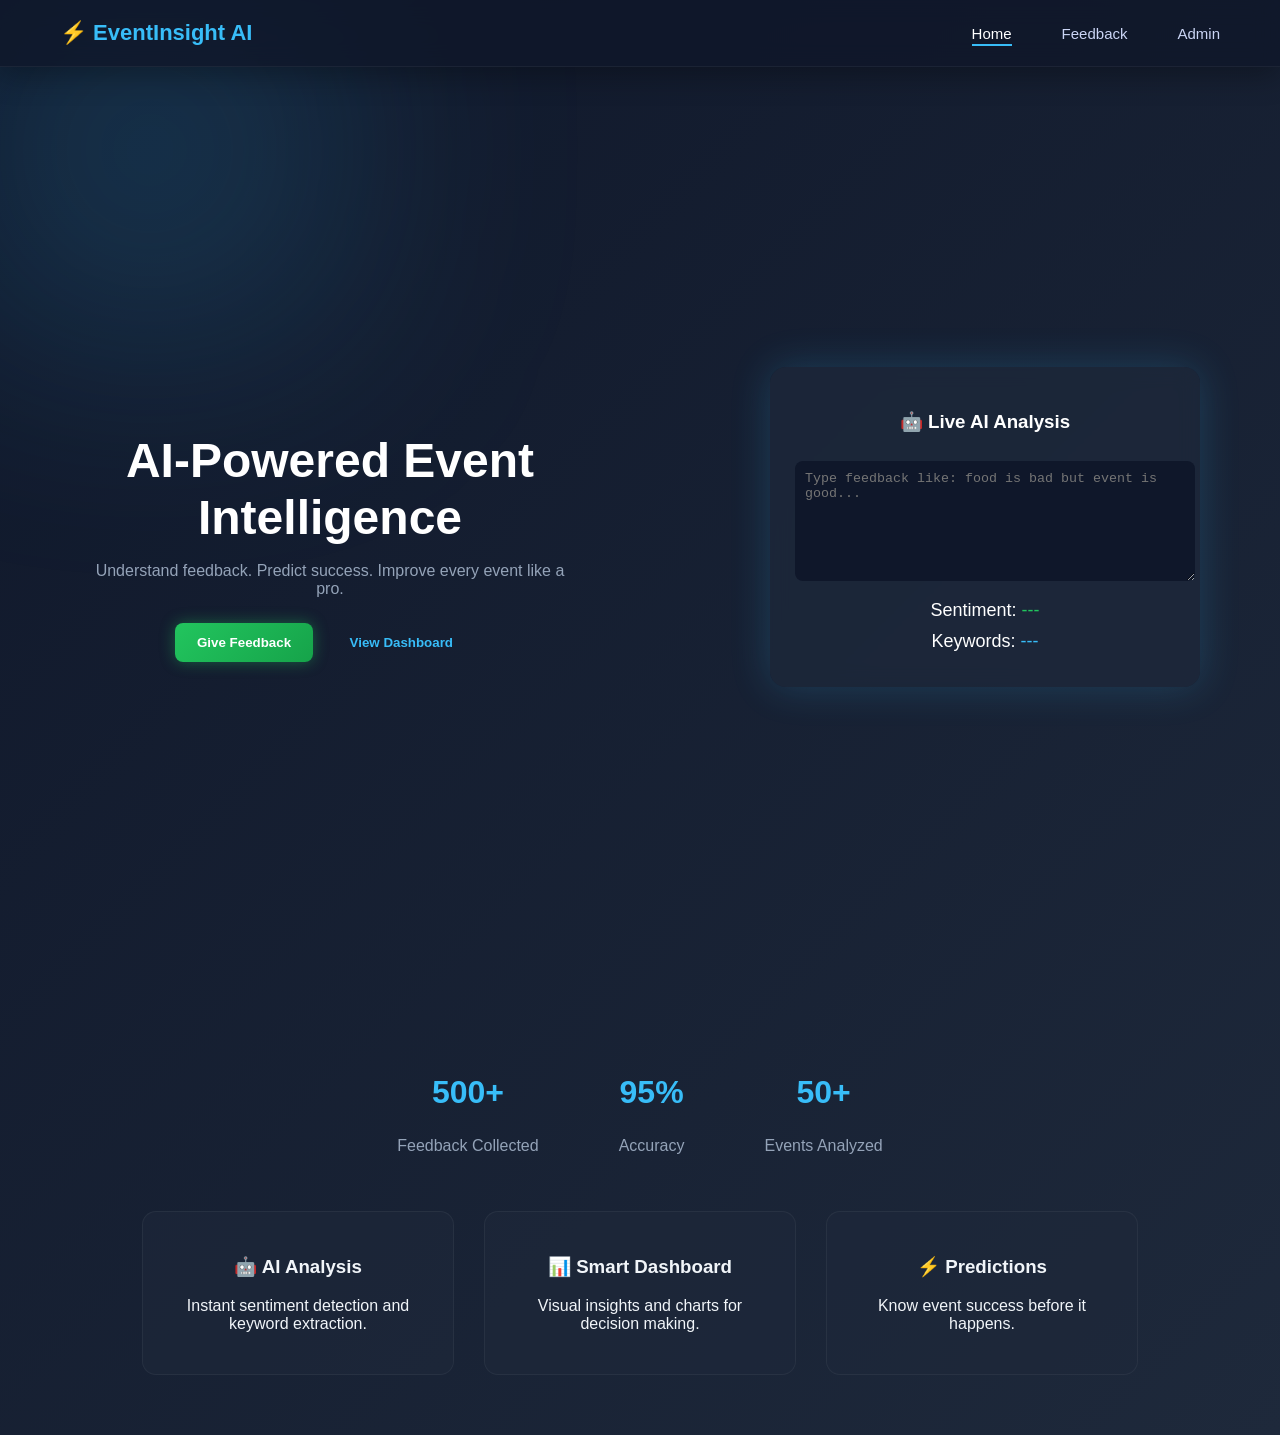
<file: frontend/index.html>
<!DOCTYPE html>
<html lang="en">
<head>
    <meta charset="UTF-8">
    <title>Event Feedback AI</title>
    <link rel="stylesheet" href="style.css">
</head>
<body>

<div class="bg-glow"></div>

<!-- NAVBAR -->
<nav class="navbar">
    <div class="logo">⚡ EventInsight AI</div>

    <div class="nav-links">
        <a href="index.html" class="active">Home</a>
        <a href="feedback.html">Feedback</a>
        <a href="login.html">Admin</a>
    </div>
</nav>

<!-- HERO -->
<section class="hero">

    <div class="hero-left">
        <h1>AI-Powered Event Intelligence</h1>
        <p>Understand feedback. Predict success. Improve every event like a pro.</p>

        <div class="hero-buttons">
            <button class="primary" onclick="goToFeedback()">Give Feedback</button>
            <button class="secondary" onclick="location.href='login.html'">View Dashboard</button>
        </div>
    </div>

    <div class="hero-right">
        <div class="ai-box">
            <h3>🤖 Live AI Analysis</h3>

            <textarea id="liveInput" placeholder="Type feedback like: food is bad but event is good..."></textarea>

            <div class="ai-result">
                <p>Sentiment: <span id="liveSentiment">---</span></p>
                <p>Keywords: <span id="liveKeywords">---</span></p>
            </div>
        </div>
    </div>

</section>

<!-- STATS -->
<section class="stats">
    <div class="stat">
        <h2>500+</h2>
        <p>Feedback Collected</p>
    </div>

    <div class="stat">
        <h2>95%</h2>
        <p>Accuracy</p>
    </div>

    <div class="stat">
        <h2>50+</h2>
        <p>Events Analyzed</p>
    </div>
</section>

<!-- FEATURES -->
<section class="features">

    <div class="feature-card">
        <h3>🤖 AI Analysis</h3>
        <p>Instant sentiment detection and keyword extraction.</p>
    </div>

    <div class="feature-card">
        <h3>📊 Smart Dashboard</h3>
        <p>Visual insights and charts for decision making.</p>
    </div>

    <div class="feature-card">
        <h3>⚡ Predictions</h3>
        <p>Know event success before it happens.</p>
    </div>

</section>

<script src="script.js"></script>

</body>
</html>
</file>
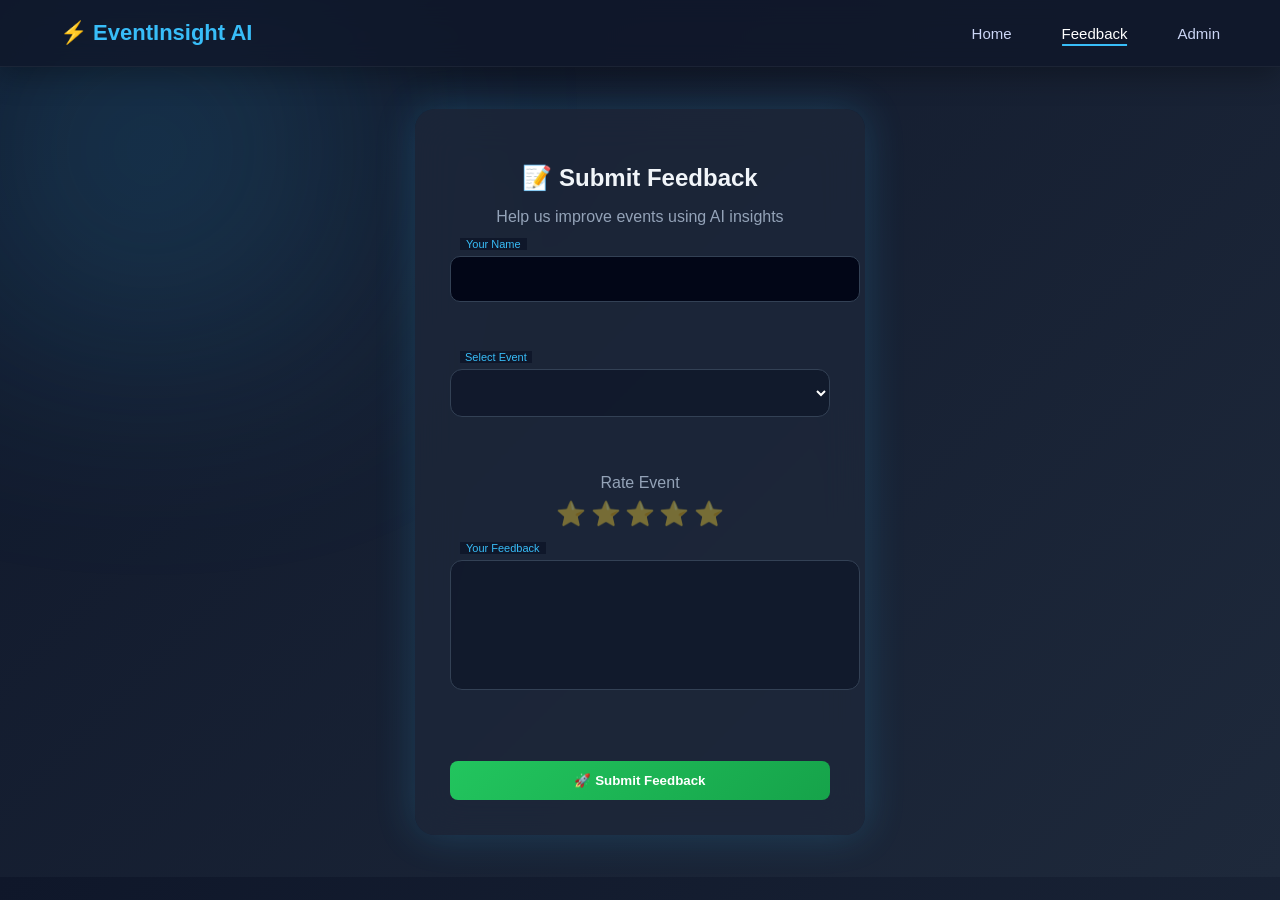
<file: frontend/feedback.html>
<!DOCTYPE html>
<html lang="en">
<head>
    <meta charset="UTF-8">
    <title>Submit Feedback</title>
    <link rel="stylesheet" href="style.css">
</head>
    <body>

<div class="bg-glow"></div>

<!-- NAVBAR -->
<nav class="navbar">
    <div class="logo">⚡ EventInsight AI</div>

    <div class="nav-links">
        <a href="index.html">Home</a>
        <a href="feedback.html" class="active">Feedback</a>
        <a href="login.html">Admin</a>
    </div>
</nav>

<!-- FEEDBACK FORM -->
<div class="form-wrapper">

    <div class="form-card">
        <h2>📝 Submit Feedback</h2>
<p>Help us improve events using AI insights</p>

<form id="feedbackForm" class="modern-form">

    <div class="input-group">
        <input type="text" id="name" required>
        <label>Your Name</label>
    </div>

    <div class="input-group">
        <select id="event" required>
            <option value="" disabled selected hidden></option>
            <option value="Tech Fest">Tech Fest</option>
            <option value="Cultural Fest">Cultural Fest</option>
            <option value="Hackathon">Hackathon</option>
            <option value="Workshop">Workshop</option>
            <option value="Other">Other</option>
        </select>
        <label>Select Event</label>
    </div>

    <div class="input-group" id="customEventBox" style="display:none;">
        <input type="text" id="customEvent">
        <label>Custom Event Name</label>
    </div>

    <!-- ⭐ STAR RATING -->
    <div class="rating-box">
        <label>Rate Event</label>
        <div class="stars">
            <span data-value="1">⭐</span>
            <span data-value="2">⭐</span>
            <span data-value="3">⭐</span>
            <span data-value="4">⭐</span>
            <span data-value="5">⭐</span>
        </div>
        <input type="hidden" id="rating">
    </div>

    <div class="input-group">
        <textarea id="comment" required></textarea>
        <label>Your Feedback</label>
    </div>

    <button type="submit" class="submit-btn">
        🚀 Submit Feedback
    </button>

</form>
    </div>

</div>

<script src="script.js"></script>

</body>
</html>
</file>
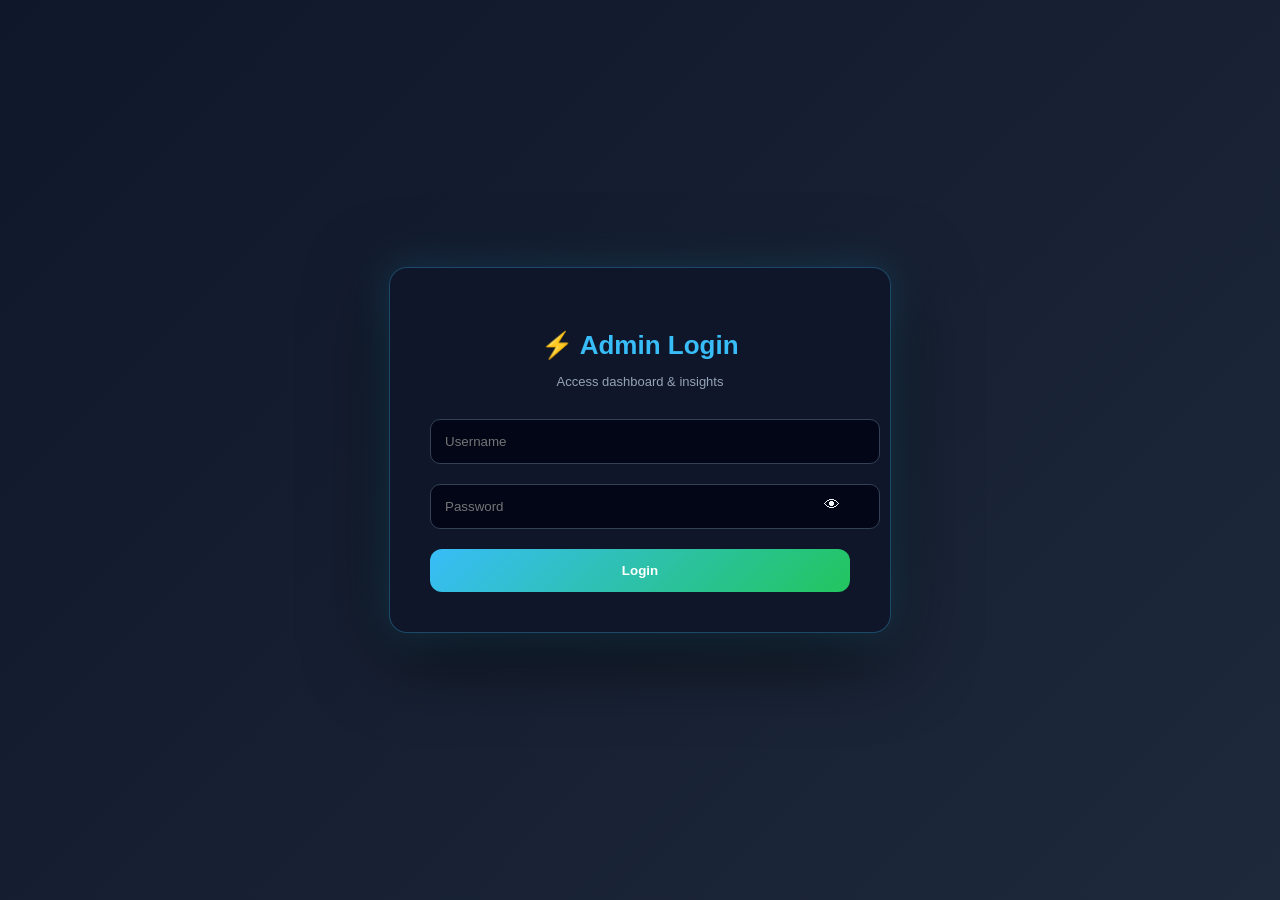
<file: frontend/login.html>
<!DOCTYPE html>
<html lang="en">
<head>
    <meta charset="UTF-8">
    <title>Admin Login | EventInsight AI</title>
    <link rel="stylesheet" href="style.css">
</head>
<body>

<div class="login-wrapper">

    <div class="login-card">

        <h2 id="typingText"></h2>
        <p class="subtitle">Access dashboard & insights</p>

        <div class="field">
            <input type="text" id="username" required placeholder="Username">
        </div>

        <div class="field password-field">
            <input type="password" id="password" required placeholder="Password">
            <span onclick="togglePassword()">👁</span>
        </div>

        <button id="loginBtn" onclick="login()">Login</button>

    </div>

</div>

<script>
/* FIXED typing */
const text = "⚡ Admin Login";
let i = 0;

function typeEffect() {
    if (i <= text.length) {
        document.getElementById("typingText").innerText = text.substring(0, i);
        i++;
        setTimeout(typeEffect, 60);
    }
}
typeEffect();

/* toggle */
function togglePassword() {
    const p = document.getElementById("password");
    p.type = p.type === "password" ? "text" : "password";
}

/* button */
function login() {
    const username = document.getElementById("username").value;
    const password = document.getElementById("password").value;
    const btn = document.getElementById("loginBtn");

    btn.innerText = "Logging in...";
    btn.disabled = true;

    // simple auth (you can change later)
    if (username === "admin" && password === "1234") {

        localStorage.setItem("isLoggedIn", "true");

        setTimeout(() => {
            window.location.href = "dashboard.html";
        }, 1000);

    } else {
        setTimeout(() => {
            alert("Invalid credentials ❌");
            btn.innerText = "Login";
            btn.disabled = false;
        }, 1000);
    }
}
</script>

</body>
</html>
</file>
<file: frontend/style.css>
body {
    margin: 0;
    font-family: Arial, sans-serif;
    background-color: #0f172a;  /* same as sidebar dark */
    color: #e2e8f0;
}
body.loaded {
    opacity: 1;
}

/* ================= NAVBAR ================= */
/* ================= PREMIUM NAVBAR ================= */

nav {
    display: flex;
    justify-content: space-between;
    align-items: center;
    padding: 18px 40px;

    background: rgba(37, 99, 235, 0.15);
    backdrop-filter: blur(12px);

    border-bottom: 1px solid rgba(255,255,255,0.1);
    box-shadow: 0 8px 30px rgba(0,0,0,0.3);

    position: sticky;
    top: 0;
    z-index: 1000;
}

/* LOGO */
nav h2 {
    font-size: 24px;
    font-weight: 600;
    color: #38bdf8;
    letter-spacing: 1px;
}

/* LINKS CONTAINER */
nav div {
    display: flex;
    align-items: center;
    gap: 25px;
}

/* LINKS */
nav a {
    color: #e2e8f0;
    text-decoration: none;
    font-size: 15px;
    position: relative;
    padding: 5px 0;
    transition: 0.3s ease;
}

/* COOL UNDERLINE ANIMATION */
nav a::after {
    content: "";
    position: absolute;
    left: 50%;
    bottom: -5px;
    width: 0%;
    height: 2px;
    background: #38bdf8;
    transition: 0.3s;
    transform: translateX(-50%);
}

nav a:hover::after {
    width: 100%;
}

/* HOVER EFFECT */
nav a:hover {
    color: #38bdf8;
}

/* ACTIVE LINK */
nav a.active {
    color: #38bdf8;
}

nav a.active::after {
    width: 100%;
}

/* Hero */
.hero {
    text-align: center;
    padding: 120px 20px;
    color: white;
}

.hero h1 {
    font-size: 40px;
}

.hero p {
    font-size: 18px;
    margin: 10px 0;
}

/* Buttons */
.buttons button {
    padding: 12px 20px;
    margin: 10px;
    border: none;
    background: #2563eb;
    color: white;
    cursor: pointer;
    border-radius: 5px;
}

.buttons .secondary {
    background: gray;
}

/* Features */
.features {
    display: flex;
    justify-content: center;
    margin-top: 50px;
}

.card {
    background: white;
    padding: 20px;
    margin: 10px;
    width: 200px;
    text-align: center;
    border-radius: 10px;
}
.form-container {
    width: 300px;
    margin: 100px auto;
    text-align: center;
}

form input, form textarea {
    width: 100%;
    padding: 10px;
    margin: 10px 0;
}

form button {
    width: 100%;
    padding: 10px;
    background: #2563eb;
    color: white;
    border: none;
    cursor: pointer;
}


/* Layout */
.container {
    display: flex;
}

/* Sidebar */
.sidebar {
    width: 220px;
    height: 100vh;
    background: #111827;
    padding: 25px;
    box-shadow: 2px 0 10px rgba(0,0,0,0.4);
}

.sidebar h2 {
    margin-bottom: 30px;
    font-size: 20px;
    color: #38bdf8;
}

.sidebar a {
    display: block;
    color: #cbd5e1;
    margin: 15px 0;
    text-decoration: none;
    transition: 0.3s;
}

.sidebar a:hover {
    color: #38bdf8;
}
.sidebar a {
    display: block;
    padding: 10px 0;
    color: #cbd5e1;
    text-decoration: none;
}

.sidebar a:hover {
    color: #38bdf8;
    transform: translateX(5px);
    transition: 0.2s;
}
.sidebar {
    background: #0f172a;
}
.container {
    display: flex;
    min-height: 100vh;
}

.sidebar {
    width: 220px;
    background: #0f172a;
    padding: 20px;
    min-height: 100vh;
}
/* Main */
.main {
    flex: 1;
    padding: 20px;
}
.main {
    background-color: #1e293b;
    padding: 30px;
}
/* Cards */
.cards {
    display: flex;
    gap: 20px;
    margin-bottom: 25px;
}

.card {
    flex: 1;
    background: rgba(255,255,255,0.08);
    backdrop-filter: blur(8px);
    padding: 20px;
    border-radius: 12px;
    font-size: 18px;
    box-shadow: 0 4px 20px rgba(0,0,0,0.3);
}
/* Table */
table {
    width: 100%;
    border-collapse: collapse;
    background: rgba(255,255,255,0.05);
    border-radius: 12px;
    overflow: hidden;
}
table {
    color: #e2e8f0;
}

table td {
    color: #e2e8f0;
}
th {
    background: #1e293b;
    color: #38bdf8;
    padding: 12px;
}

td {
    padding: 12px;
    border-bottom: 1px solid rgba(255,255,255,0.1);
}

tr:hover {
    background: rgba(255,255,255,0.05);
}
.suggestions {
    background: rgba(255,255,255,0.08);
    backdrop-filter: blur(8px);
    padding: 20px;
    border-radius: 12px;
    margin-bottom: 25px;
}

/* .suggestions h3 {
    margin-top: 0;
}

.suggestions ul {
    padding-left: 20px;
} */
.chart-container {
    width: 400px;
    height: 400px;
    margin: 20px auto;
}
.chart-wrapper {
    display: flex;
    justify-content: center;
    align-items: center;
    margin: 40px 0;
}
.loader {
    border: 5px solid #334155;
    border-top: 5px solid #38bdf8;
    border-radius: 50%;
    width: 50px;
    height: 50px;
    animation: spin 1s linear infinite;
    margin: 30px auto;
    display: none;
}

@keyframes spin {
    0% { transform: rotate(0deg); }
    100% { transform: rotate(360deg); }
}
.export-btn {
    background: #38bdf8;
    color: #0f172a;
    border: none;
    padding: 10px 20px;
    border-radius: 8px;
    cursor: pointer;
    margin-bottom: 15px;
}

.export-btn:hover {
    background: #0ea5e9;
}
.login-box {
    width: 350px;
    margin: 120px auto;
    background: #1e293b;
    padding: 40px;
    border-radius: 16px;
    box-shadow: 0 10px 30px rgba(0,0,0,0.4);
    text-align: center;
    animation: fadeIn 0.4s ease-in-out;
}

.login-box h2 {
    margin-bottom: 25px;
    color: #38bdf8;
}

.login-box input {
    width: 100%;
    padding: 12px;
    margin: 12px 0;
    border-radius: 8px;
    border: none;
    outline: none;
    background: #334155;
    color: white;
}

.login-box input:focus {
    border: 1px solid #38bdf8;
}

.login-box button {
    width: 100%;
    padding: 12px;
    margin-top: 15px;
    border-radius: 8px;
    border: none;
    background: #38bdf8;
    color: #0f172a;
    font-weight: bold;
    cursor: pointer;
    transition: 0.2s;
}

.login-box button:hover {
    background: #0ea5e9;
    transform: translateY(-2px);
}
@keyframes fadeIn {
    from { opacity: 0; transform: translateY(15px); }
    to { opacity: 1; transform: translateY(0); }
}

.ai-preview {
    margin-top: 30px;
    padding: 20px;
    border-radius: 15px;
    background: rgba(255,255,255,0.05);
    backdrop-filter: blur(10px);
    width: 50%;
    margin-left: auto;
    margin-right: auto;
}

.ai-preview textarea {
    width: 100%;
    height: 100px;
    margin-top: 10px;
    padding: 12px;
    border-radius: 12px;
    border: 1px solid rgba(255,255,255,0.1);
    outline: none;

    background: #0f172a;
    color: #f1f5f9;

    font-size: 14px;
    resize: none;
}

.ai-preview textarea::placeholder {
    color: #94a3b8;
}

.ai-output {
    margin-top: 15px;
    padding: 10px;
    border-radius: 10px;
    background: rgba(34,197,94,0.1);
    border: 1px solid rgba(34,197,94,0.2);
}
#liveSentiment {
    color: #22c55e; /* green */
}

#liveKeywords {
    color: #38bdf8; /* blue */
}
.ai-preview {
    opacity: 0;
    transform: translateY(20px);
    animation: fadeUp 0.6s ease forwards;
}

@keyframes fadeUp {
    to {
        opacity: 1;
        transform: translateY(0);
    }
}
.kw-positive {
    color: #22c55e;
    font-weight: bold;
}

.kw-negative {
    color: #ef4444;
    font-weight: bold;
}

.kw-neutral {
    color: #38bdf8;
}
.summary-box {
    background: rgba(255,255,255,0.05);
    padding: 20px;
    border-radius: 12px;
    margin-bottom: 20px;
    border: 1px solid rgba(255,255,255,0.1);
}

.summary-box h3 {
    margin-bottom: 10px;
    color: #00d4ff;
}

.summary-box p {
    font-size: 16px;
    color: #ddd;
}
.prediction-box {
    background: rgba(255,255,255,0.05);
    padding: 20px;
    border-radius: 12px;
    margin-bottom: 20px;
    border: 1px solid rgba(255,255,255,0.1);
}

.prediction-box h3 {
    color: #f97316;
    margin-bottom: 10px;
}
/* ===== GLOBAL ===== */

body {
    margin: 0;
    font-family: 'Segoe UI', sans-serif;
    background: linear-gradient(135deg, #0f172a, #1e293b);
    color: #f1f5f9;
}

/* ===== NAVBAR ===== */

.navbar {
    display: flex;
    justify-content: space-between;
    align-items: center;
    padding: 18px 40px;
    background: rgba(30, 41, 59, 0.8);
    backdrop-filter: blur(10px);
    position: sticky;
    top: 0;
}

.logo {
    font-size: 22px;
    font-weight: bold;
    color: #38bdf8;
}

.nav-links a {
    margin-left: 25px;
    text-decoration: none;
    color: #cbd5f5;
    position: relative;
}

.nav-links a.active,
.nav-links a:hover {
    color: white;
}

.nav-links a::after {
    content: "";
    position: absolute;
    bottom: -5px;
    left: 0;
    width: 0%;
    height: 2px;
    background: #38bdf8;
    transition: 0.3s;
}

.nav-links a:hover::after {
    width: 100%;
}
.nav-links a {
    margin-left: 25px;
    text-decoration: none;
    color: #cbd5f5;
    position: relative;
    padding-bottom: 4px;
}

.nav-links a::after {
    content: "";
    position: absolute;
    bottom: 0;
    left: 50%;
    transform: translateX(-50%) scaleX(0);
    width: 100%;
    height: 2px;
    background: #38bdf8;
    transform-origin: center;
    transition: transform 0.3s ease;
}

.nav-links a:hover::after,
.nav-links a.active::after {
    transform: translateX(-50%) scaleX(1);
}
/* ===== HERO ===== */

.hero {
    display: flex;
    justify-content: space-between;
    align-items: center;
    padding: 80px 60px;
    display: flex;
    justify-content: space-between;
    align-items: center;
    padding: 100px 80px;
    min-height: 80vh;
}

.hero-left {
    max-width: 500px;
}

.hero-left h1 {
    font-size: 42px;
    margin-bottom: 15px;
}

.hero-left p {
    color: #94a3b8;
    margin-bottom: 25px;
}
.hero-left h1 {
    font-size: 48px;
    font-weight: 700;
    line-height: 1.2;
}

.hero-left p {
    font-size: 16px;
    color: #94a3b8;
}
.hero-left h1 {
    animation: glowPulse 3s ease-in-out infinite alternate;
}

@keyframes glowPulse {
    from {
        text-shadow: 0 0 10px rgba(56,189,248,0.2);
    }
    to {
        text-shadow: 0 0 25px rgba(56,189,248,0.6);
    }
}
/* ===== BUTTONS ===== */

.hero-buttons button {
    padding: 12px 22px;
    border: none;
    border-radius: 8px;
    margin-right: 10px;
    cursor: pointer;
    font-weight: bold;
}

.primary {
    background: #22c55e;
    color: white;
}

.primary:hover {
    background: #16a34a;
}

.primary {
    background: linear-gradient(135deg, #22c55e, #16a34a);
    color: white;
    box-shadow: 0 0 15px rgba(34, 197, 94, 0.4);
    transition: 0.3s;
}

.primary:hover {
    transform: translateY(-2px);
    box-shadow: 0 0 25px rgba(34, 197, 94, 0.7);
}

.secondary {
    background: transparent;
    border: 1px solid #38bdf8;
    color: #38bdf8;
}

.secondary:hover {
    background: #38bdf8;
    color: black;
}

/* ===== AI BOX ===== */

.ai-box {
    background: rgba(30, 41, 59, 0.7);
    padding: 20px;
    border-radius: 12px;
    width: 350px;
    backdrop-filter: blur(8px);
    box-shadow: 0 0 20px rgba(56, 189, 248, 0.2);
}

.ai-box textarea {
    width: 100%;
    height: 100px;
    background: #0f172a;
    border: none;
    color: white;
    padding: 10px;
    border-radius: 8px;
    margin-top: 10px;
}

.ai-result {
    margin-top: 15px;
}

.ai-box {
    background: rgba(30, 41, 59, 0.75);
    padding: 25px;
    border-radius: 16px;
    width: 380px;
    backdrop-filter: blur(10px);
    box-shadow: 0 0 40px rgba(56, 189, 248, 0.2);
    transition: 0.3s;
}

.ai-box:hover {
    transform: translateY(-5px);
    box-shadow: 0 0 60px rgba(56, 189, 248, 0.4);
}
.navbar {
    display: flex;
    justify-content: space-between;
    align-items: center;
    padding: 20px 60px;
    background: rgba(15, 23, 42, 0.8);
    backdrop-filter: blur(12px);
    border-bottom: 1px solid rgba(255,255,255,0.05);
}

/* ===== KEYWORD COLORS ===== */

.kw-positive { color: #22c55e; }
.kw-negative { color: #ef4444; }
.kw-neutral { color: #38bdf8; }
.bg-glow {
    position: fixed;
    top: -100px;
    left: -100px;
    width: 500px;
    height: 500px;
    background: radial-gradient(circle, rgba(56,189,248,0.2), transparent);
    filter: blur(100px);
    z-index: -1;
}
.stats {
    display: flex;
    justify-content: center;
    gap: 80px;
    margin-top: 40px;
    text-align: center;
}

.stat h2 {
    font-size: 32px;
    color: #38bdf8;
}

.stat p {
    color: #94a3b8;
}
.features {
    display: flex;
    justify-content: center;
    gap: 30px;
    margin: 60px 40px;
}

.feature-card {
    background: rgba(30,41,59,0.7);
    padding: 25px;
    border-radius: 12px;
    width: 250px;
    text-align: center;
    transition: 0.3s;
}

.feature-card:hover {
    transform: translateY(-5px);
    box-shadow: 0 0 20px rgba(56,189,248,0.3);
}
.stats {
    margin-top: 60px;
}

.features {
    margin-top: 40px;
}
.stat h2 {
    animation: popUp 0.8s ease forwards;
}

@keyframes popUp {
    from {
        transform: translateY(20px);
        opacity: 0;
    }
    to {
        transform: translateY(0);
        opacity: 1;
    }
}
.feature-card {
    background: rgba(30,41,59,0.6);
    padding: 25px;
    border-radius: 14px;
    width: 260px;
    text-align: center;
    transition: all 0.3s ease;
    border: 1px solid rgba(255,255,255,0.05);
}

.feature-card:hover {
    transform: translateY(-8px) scale(1.02);
    box-shadow: 0 0 30px rgba(56,189,248,0.25);
}
/* ===== FORM WRAPPER ===== */

.form-wrapper {
    display: flex;
    justify-content: center;
    align-items: center;
    height: 90vh;
}

/* ===== FORM CARD ===== */

.form-card {
    background: rgba(30, 41, 59, 0.7);
    padding: 30px;
    border-radius: 16px;
    width: 350px;
    text-align: center;
    backdrop-filter: blur(10px);
    box-shadow: 0 0 30px rgba(56,189,248,0.2);
}

.form-card h2 {
    margin-bottom: 5px;
}

.form-card p {
    color: #94a3b8;
    margin-bottom: 20px;
}

/* ===== INPUTS ===== */

.form-card input,
.form-card select,
.form-card textarea {
    width: 100%;
    padding: 10px;
    margin: 10px 0;
    border-radius: 8px;
    border: none;
    background: #0f172a;
    color: white;
}

.form-card textarea {
    height: 80px;
}

/* ===== BUTTON ===== */

.form-card button {
    width: 100%;
    padding: 12px;
    border: none;
    border-radius: 8px;
    background: linear-gradient(135deg, #22c55e, #16a34a);
    color: white;
    font-weight: bold;
    cursor: pointer;
    margin-top: 10px;
    transition: 0.3s;
}

.form-card button:hover {
    transform: translateY(-2px);
    box-shadow: 0 0 20px rgba(34,197,94,0.5);
}
.form-container {
    width: 420px;
    padding: 35px;
    border-radius: 18px;

    background: rgba(30, 41, 59, 0.6);
    backdrop-filter: blur(12px);

    box-shadow: 0 0 40px rgba(0, 0, 0, 0.4);
}

/* Inputs */
.form-container input,
.form-container select,
.form-container textarea {
    width: 100%;
    padding: 14px;
    margin-top: 14px;

    border-radius: 10px;
    border: 1px solid rgba(255,255,255,0.08);

    background: #0f172a;
    color: white;
    font-size: 14px;

    transition: all 0.2s ease;
}

.form-container input:focus,
.form-container select:focus,
.form-container textarea:focus {
    border-color: #38bdf8;
    box-shadow: 0 0 8px rgba(56,189,248,0.3);
}

/* Button */
.form-container button {
    margin-top: 20px;
    padding: 14px;

    border-radius: 10px;
    font-weight: 600;
    font-size: 15px;

    background: linear-gradient(135deg, #22c55e, #16a34a);
    border: none;
    cursor: pointer;

    transition: 0.3s;
}

.form-container button:hover {
    transform: translateY(-2px);
    box-shadow: 0 8px 20px rgba(34,197,94,0.3);
}
.form-container h2 {
    margin-bottom: 5px;
}

.form-container p {
    font-size: 13px;
    color: #94a3b8;
    margin-bottom: 10px;
}
/* ===== LOGIN PAGE ===== */

.login-container {
    height: 100vh;
    display: flex;
    justify-content: center;
    align-items: center;
}

/* Glass Card */
.login-box {
    background: rgba(30, 41, 59, 0.8);
    padding: 40px 30px;
    width: 350px;
    border-radius: 16px;
    backdrop-filter: blur(12px);
    box-shadow: 0 10px 40px rgba(0,0,0,0.5);
    text-align: center;
    animation: fadeIn 0.8s ease;
}

.login-box h2 {
    color: #38bdf8;
    margin-bottom: 5px;
}

.subtitle {
    color: #94a3b8;
    font-size: 14px;
    margin-bottom: 25px;
}

/* Floating Inputs */
.input-group {
    position: relative;
    margin-bottom: 20px;
}

.input-group input {
    width: 100%;
    padding: 12px;
    border-radius: 8px;
    border: none;
    background: #1e293b;
    color: white;
    outline: none;
}

.input-group label {
    position: absolute;
    left: 12px;
    top: 12px;
    color: #94a3b8;
    font-size: 14px;
    transition: 0.3s;
    pointer-events: none;
}

/* Floating effect */
.input-group input:focus + label,
.input-group input:valid + label {
    top: -8px;
    font-size: 11px;
    color: #38bdf8;
}

/* Button */
.login-btn {
    width: 100%;
    padding: 12px;
    border: none;
    border-radius: 8px;
    background: linear-gradient(135deg, #38bdf8, #22c55e);
    color: white;
    font-weight: bold;
    cursor: pointer;
    transition: 0.3s;
}

.login-btn:hover {
    transform: scale(1.05);
    box-shadow: 0 5px 20px rgba(56, 189, 248, 0.4);
}

/* Animation */
@keyframes fadeIn {
    from {
        opacity: 0;
        transform: translateY(20px);
    }
    to {
        opacity: 1;
        transform: translateY(0);
    }
}
/* ===== HEADER ===== */
.header-row {
    display: flex;
    justify-content: space-between;
    align-items: center;
    margin-bottom: 20px;
}

.filter-box label {
    font-size: 14px;
    color: #aaa;
    display: block;
    margin-bottom: 5px;
}

.filter-box select {
    padding: 10px;
    border-radius: 8px;
    border: none;
    background: #1f2a40;
    color: white;
}

/* ===== CARDS ===== */
.cards {
    display: flex;
    gap: 20px;
    margin-bottom: 25px;
}

.card {
    flex: 1;
    padding: 20px;
    border-radius: 12px;
    background: #1e2a3d;
    text-align: center;
}

.card h3 {
    font-size: 14px;
    color: #aaa;
}

.card p {
    font-size: 26px;
    font-weight: bold;
}

.glow {
    box-shadow: 0 0 20px rgba(0, 150, 255, 0.2);
}

.green {
    box-shadow: 0 0 20px rgba(0, 255, 150, 0.2);
}

.red {
    box-shadow: 0 0 20px rgba(255, 80, 80, 0.2);
}

/* ===== INSIGHTS GRID ===== */
.insights-grid {
    display: grid;
    grid-template-columns: repeat(3, 1fr);
    gap: 20px;
    margin-bottom: 25px;
}

.box {
    background: #1e2a3d;
    padding: 20px;
    border-radius: 12px;
}

.box h3 {
    margin-bottom: 10px;
}

/* ===== CHART ===== */
.chart-card {
    background: #1e2a3d;
    padding: 20px;
    border-radius: 12px;
    margin-bottom: 20px;
}

/* ===== TABLE ===== */
.table-wrapper {
    overflow-x: auto;
}

table {
    width: 100%;
    border-collapse: collapse;
    margin-top: 10px;
}

th, td {
    padding: 12px;
    text-align: center;
}

th {
    color: #4fc3f7;
}

tr {
    border-bottom: 1px solid #2c3e50;
}

/* ===== BUTTON ===== */
.export-btn {
    margin: 15px 0;
    padding: 10px 20px;
    border: none;
    background: #3fa9f5;
    color: white;
    border-radius: 8px;
    cursor: pointer;
}

.export-btn:hover {
    background: #2196f3;
}
.chart-box {
    width: 350px;
    height: 350px;
    margin: auto;
}

.chart-box canvas {
    width: 100% !important;
    height: 100% !important;
}
/* ===== FORM STYLE ===== */
.modern-form {
    display: flex;
    flex-direction: column;
    gap: 18px;
    margin-top: 20px;
}

.input-group {
    position: relative;
}

.input-group input,
.input-group select,
.input-group textarea {
    width: 100%;
    padding: 14px;
    border-radius: 10px;
    border: 1px solid #2c3e50;
    background: #0f172a;
    color: white;
    outline: none;
    font-size: 14px;
}

.input-group textarea {
    height: 100px;
    resize: none;
}

/* FLOATING LABEL */
.input-group label {
    position: absolute;
    left: 14px;
    top: 14px;
    color: #888;
    font-size: 13px;
    transition: 0.3s;
    pointer-events: none;
}

/* ANIMATION */
.input-group input:focus + label,
.input-group input:not(:placeholder-shown) + label,
.input-group textarea:focus + label,
.input-group textarea:not(:placeholder-shown) + label,
.input-group select:focus + label,
.input-group select:not([value=""]) + label {
    top: -8px;
    left: 10px;
    font-size: 11px;
    color: #38bdf8;
    background: #0f172a;
    padding: 0 5px;
}

/* INPUT FOCUS GLOW */
.input-group input:focus,
.input-group textarea:focus,
.input-group select:focus {
    border-color: #38bdf8;
    box-shadow: 0 0 10px rgba(56,189,248,0.3);
}

/* BUTTON */
.submit-btn {
    margin-top: 10px;
    padding: 14px;
    border: none;
    border-radius: 10px;
    background: linear-gradient(135deg, #22c55e, #16a34a);
    color: white;
    font-weight: bold;
    cursor: pointer;
    transition: 0.3s;
}

.submit-btn:hover {
    transform: translateY(-2px);
    box-shadow: 0 5px 20px rgba(34,197,94,0.4);
}
/* ===== GLASS CARD ===== */
.form-card {
    backdrop-filter: blur(20px);
    background: rgba(30, 41, 59, 0.7);
    border-radius: 20px;
    padding: 35px;
    width: 380px;
    margin: auto;
    box-shadow: 0 0 40px rgba(56,189,248,0.2);
    transition: 0.3s;
}

.form-card:hover {
    box-shadow: 0 0 60px rgba(56,189,248,0.4);
}

/* ===== INPUT ===== */
.modern-form {
    display: flex;
    flex-direction: column;
    gap: 22px;
}

.input-group {
    position: relative;
}

.input-group input,
.input-group select,
.input-group textarea {
    width: 100%;
    padding: 14px;
    border-radius: 12px;
    border: 1px solid #334155;
    background: rgba(15,23,42,0.8);
    color: white;
    outline: none;
    font-size: 14px;
}

/* LABEL */
.input-group label {
    position: absolute;
    left: 14px;
    top: 14px;
    color: #94a3b8;
    transition: 0.3s;
    pointer-events: none;
}

/* FLOAT EFFECT */
.input-group input:focus + label,
.input-group input:not(:placeholder-shown) + label,
.input-group textarea:focus + label,
.input-group textarea:not(:placeholder-shown) + label,
.input-group select:focus + label {
    top: -8px;
    font-size: 11px;
    color: #38bdf8;
    background: #0f172a;
    padding: 0 6px;
}

/* FOCUS GLOW */
.input-group input:focus,
.input-group textarea:focus,
.input-group select:focus {
    border-color: #38bdf8;
    box-shadow: 0 0 15px rgba(56,189,248,0.4);
}

/* ===== STAR RATING ===== */
.rating-box {
    text-align: center;
}

.rating-box label {
    display: block;
    margin-bottom: 8px;
    color: #94a3b8;
}

.stars span {
    font-size: 24px;
    cursor: pointer;
    opacity: 0.4;
    transition: 0.2s;
}

.stars span.active {
    opacity: 1;
    transform: scale(1.2);
}

/* ===== BUTTON ===== */
.submit-btn {
    padding: 14px;
    border-radius: 12px;
    border: none;
    background: linear-gradient(135deg, #22c55e, #16a34a);
    font-weight: bold;
    cursor: pointer;
    transition: 0.3s;
}

.submit-btn:hover {
    transform: translateY(-2px);
    box-shadow: 0 8px 25px rgba(34,197,94,0.5);
}
/* ===== LOGIN CONTAINER ===== */
.login-container {
    height: 100vh;
    display: flex;
    justify-content: center;
    align-items: center;
}

/* ===== PREMIUM GLASS CARD ===== */
.login-box {
    position: relative;

    background: rgba(15, 23, 42, 0.95);
    padding: 50px 35px;
    width: 380px;
    border-radius: 20px;

    border: 1px solid rgba(56,189,248,0.25);

    box-shadow:
        0 0 0 1px rgba(56,189,248,0.1),
        0 20px 80px rgba(0,0,0,0.8),
        0 0 60px rgba(56,189,248,0.25);

    text-align: center;
    transition: 0.4s ease;
}

/* Hover glow */
.login-box:hover {
    transform: translateY(-5px);
    box-shadow:
        0 0 60px rgba(56,189,248,0.3),
        0 25px 80px rgba(0,0,0,0.7);
}

/* ===== TITLE ===== */
.login-box h2 {
    font-size: 24px;
    margin-bottom: 8px;
    color: #38bdf8;
}

.subtitle {
    color: #94a3b8;
    font-size: 13px;
    margin-bottom: 30px;
}

/* ===== INPUT GROUP ===== */
.input-group {
    position: relative;
    margin-bottom: 22px;
}

/* Input */
.input-group input {
    width: 100%;
    padding: 14px;
    border-radius: 10px;
    border: 1px solid #334155;

    background: rgba(15,23,42,0.9);
    color: white;
    font-size: 14px;

    transition: 0.3s;
}

/* Focus glow */
.input-group input:focus {
    border-color: #38bdf8;
    box-shadow: 0 0 12px rgba(56,189,248,0.4);
}

/* Label */
.input-group label {
    position: absolute;
    left: 14px;
    top: 14px;
    color: #94a3b8;
    font-size: 13px;
    transition: 0.3s;
    pointer-events: none;
}

/* Floating label */
.input-group input:focus + label,
.input-group input:valid + label {
    top: -8px;
    left: 10px;
    font-size: 11px;
    color: #38bdf8;
    background: #0f172a;
    padding: 0 6px;
}

/* ===== BUTTON ===== */
.login-btn {
    width: 100%;
    padding: 14px;

    border-radius: 14px;
    border: none;

    background: linear-gradient(135deg, #38bdf8, #22c55e);
    font-weight: bold;
    color: white;

    cursor: pointer;
    transition: 0.3s;

    box-shadow: 0 0 20px rgba(56,189,248,0.4);
}

.login-btn:hover {
    transform: translateY(-3px) scale(1.03);
    box-shadow: 0 0 35px rgba(56,189,248,0.8);
}


.input-group input {
    width: 100%;
    padding: 14px;

    border-radius: 12px;
    border: 1px solid #334155;

    background: linear-gradient(145deg, #020617, #0f172a);
    color: white;

    transition: 0.3s;
}

.input-group input:focus {
    border-color: #38bdf8;
    box-shadow: 0 0 15px rgba(56,189,248,0.5);
}
/* ===== TYPING TITLE ===== */
#typingText {
    color: #38bdf8;
    font-size: 26px;
    margin-bottom: 10px;
}

/* PASSWORD ICON */
.password-group {
    position: relative;
}

.toggle-password {
    position: absolute;
    right: 12px;
    top: 38px;
    cursor: pointer;
    color: #94a3b8;
    font-size: 14px;
}

/* INPUT FIX */
.input-group {
    position: relative;
    margin-bottom: 25px;
}

.input-group input {
    width: 100%;
    padding: 14px;
    border-radius: 10px;
    border: 1px solid #334155;
    background: #020617;
    color: white;
    outline: none;
}

.input-group label {
    position: absolute;
    left: 12px;
    top: 12px;
    color: #94a3b8;
    font-size: 13px;
    transition: 0.3s;
    pointer-events: none;
}

/* FLOAT LABEL */
.input-group input:focus + label,
.input-group input:valid + label {
    top: -8px;
    left: 10px;
    font-size: 11px;
    color: #38bdf8;
    background: #020617;
    padding: 0 5px;
}

/* BUTTON LOADING EFFECT */
#loginBtn {
    width: 100%;
    padding: 14px;
    border-radius: 12px;
    border: none;
    background: linear-gradient(135deg, #38bdf8, #22c55e);
    color: white;
    font-weight: bold;
    cursor: pointer;
    transition: 0.3s;
}

#loginBtn:hover {
    transform: scale(1.04);
    box-shadow: 0 0 25px rgba(56,189,248,0.6);
}
/* FULL CENTER FIX */
.login-wrapper {
    height: 100vh;
    display: flex;
    justify-content: center;
    align-items: center;
}

/* CARD */
.login-card {
    width: 420px;
    padding: 40px;
    border-radius: 18px;

    background: rgba(15,23,42,0.95);
    backdrop-filter: blur(20px);

    border: 1px solid rgba(56,189,248,0.3);

    box-shadow:
        0 0 40px rgba(56,189,248,0.2),
        0 20px 80px rgba(0,0,0,0.7);

    text-align: center;
}

/* TITLE */
#typingText {
    color: #38bdf8;
    font-size: 26px;
    margin-bottom: 8px;
}

/* SUB */
.subtitle {
    color: #94a3b8;
    margin-bottom: 30px;
}

/* INPUT */
.field {
    margin-bottom: 20px;
}

.field input {
    width: 100%;
    padding: 14px;
    border-radius: 10px;
    border: 1px solid #334155;

    background: #020617;
    color: white;
}

/* PASSWORD ICON */
.password-field {
    position: relative;
}

.password-field span {
    position: absolute;
    right: 10px;
    top: 12px;
    cursor: pointer;
}

/* BUTTON */
#loginBtn {
    width: 100%;
    padding: 14px;
    border-radius: 12px;
    border: none;

    background: linear-gradient(135deg, #38bdf8, #22c55e);
    color: white;
    font-weight: bold;

    cursor: pointer;
}

#loginBtn:hover {
    transform: scale(1.05);
    box-shadow: 0 0 25px rgba(56,189,248,0.6);
}
</file>
